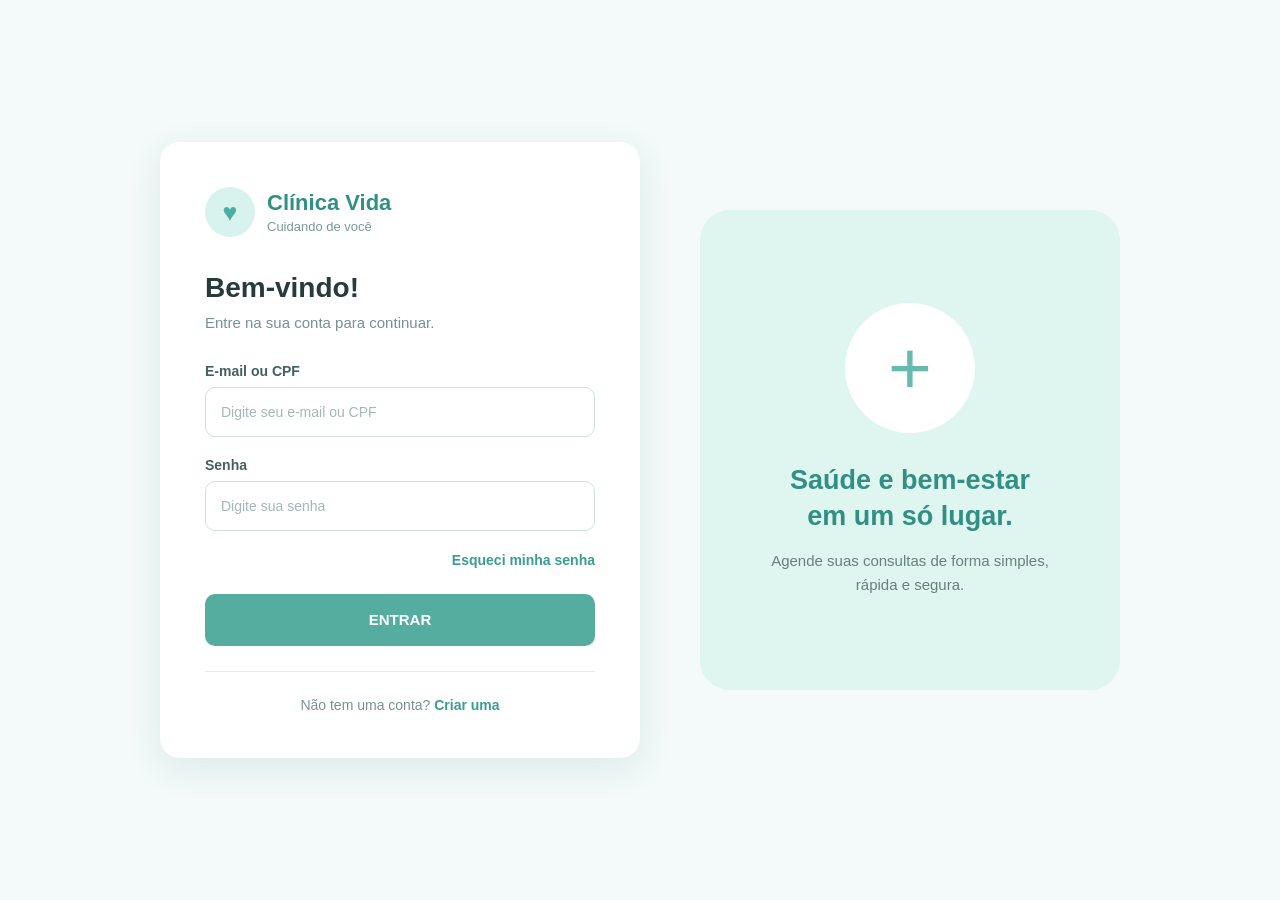
<file: index.html>
<!DOCTYPE html>
<html lang="pt-BR">

<head>
    <meta charset="UTF-8">
    <meta name="viewport" content="width=device-width, initial-scale=1.0">

    <title>Login - Clínica Vida</title>

    <link rel="stylesheet" href="style.css">
</head>

<body>

    <main class="container">

        <section class="login-box">

            <!-- Logo -->
            <div class="logo">
                <div class="logo-icon">♥</div>

                <div>
                    <h1>Clínica Vida</h1>
                    <p>Cuidando de você</p>
                </div>
            </div>

            <!-- Título -->
            <div class="welcome">
                <h2>Bem-vindo!</h2>
                <p>Entre na sua conta para continuar.</p>
            </div>

            <!-- Login -->
            <form id="loginForm">

                <div class="input-group">
                    <label for="usuario">E-mail ou CPF</label>

                    <input
                        type="text"
                        id="usuario"
                        placeholder="Digite seu e-mail ou CPF"
                        required
                    >
                </div>

                <div class="input-group">
                    <label for="senha">Senha</label>

                    <input
                        type="password"
                        id="senha"
                        placeholder="Digite sua senha"
                        required
                    >
                </div>

                <div class="forgot-password">
                    <a href="recuperar-senha.html">
                        Esqueci minha senha
                    </a>
                </div>

                <button type="submit" class="btn-login">
                    ENTRAR
                </button>

            </form>

            <!-- Cadastro -->
            <div class="register">
                <p>
                    Não tem uma conta?
                    <a href="cadastro.html">Criar uma</a>
                </p>
            </div>

        </section>

        <!-- Área visual -->
        <section class="illustration">

            <div class="circle">
                <span>+</span>
            </div>

            <h2>
                Saúde e bem-estar
                <br>
                em um só lugar.
            </h2>

            <p>
                Agende suas consultas de forma
                simples, rápida e segura.
            </p>

        </section>

    </main>

    <script src="script.js"></script>

</body>

</html>
</file>
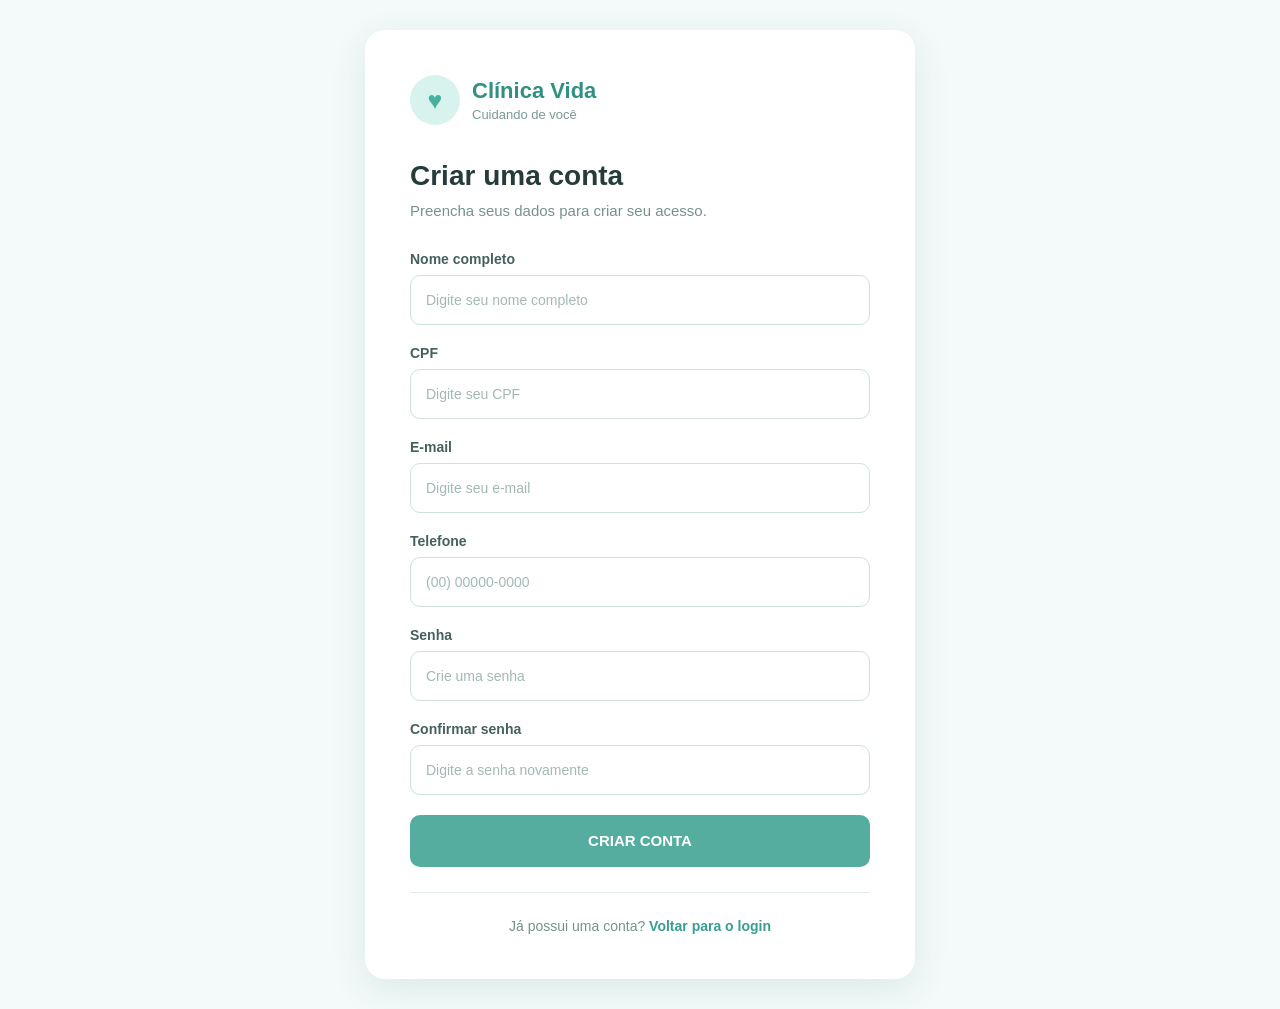
<file: cadastro.html>
<!DOCTYPE html>
<html lang="pt-BR">

<head>
    <meta charset="UTF-8">
    <meta name="viewport" content="width=device-width, initial-scale=1.0">

    <title>Criar Conta - Clínica Vida</title>

    <link rel="stylesheet" href="style.css">
</head>

<body>

    <main class="container">

        <section class="form-box">

            <!-- Logo -->
            <div class="logo">
                <div class="logo-icon">♥</div>

                <div>
                    <h1>Clínica Vida</h1>
                    <p>Cuidando de você</p>
                </div>
            </div>

            <div class="welcome">
                <h2>Criar uma conta</h2>

                <p>
                    Preencha seus dados para criar seu acesso.
                </p>
            </div>

            <!-- Formulário -->
            <form id="cadastroForm">

                <div class="input-group">
                    <label for="nome">Nome completo</label>

                    <input
                        type="text"
                        id="nome"
                        placeholder="Digite seu nome completo"
                        required
                    >
                </div>

                <div class="input-group">
                    <label for="cpf">CPF</label>

                    <input
                        type="text"
                        id="cpf"
                        placeholder="Digite seu CPF"
                        maxlength="14"
                        required
                    >
                </div>

                <div class="input-group">
                    <label for="email">E-mail</label>

                    <input
                        type="email"
                        id="email"
                        placeholder="Digite seu e-mail"
                        required
                    >
                </div>

                <div class="input-group">
                    <label for="telefone">Telefone</label>

                    <input
                        type="tel"
                        id="telefone"
                        placeholder="(00) 00000-0000"
                        required
                    >
                </div>

                <div class="input-group">
                    <label for="novaSenha">Senha</label>

                    <input
                        type="password"
                        id="novaSenha"
                        placeholder="Crie uma senha"
                        required
                    >
                </div>

                <div class="input-group">
                    <label for="confirmarSenha">
                        Confirmar senha
                    </label>

                    <input
                        type="password"
                        id="confirmarSenha"
                        placeholder="Digite a senha novamente"
                        required
                    >
                </div>

                <button type="submit" class="btn-login">
                    CRIAR CONTA
                </button>

            </form>

            <div class="register">
                <p>
                    Já possui uma conta?
                    <a href="index.html">
                        Voltar para o login
                    </a>
                </p>
            </div>

        </section>

    </main>

    <script src="script.js"></script>

</body>

</html>
</file>
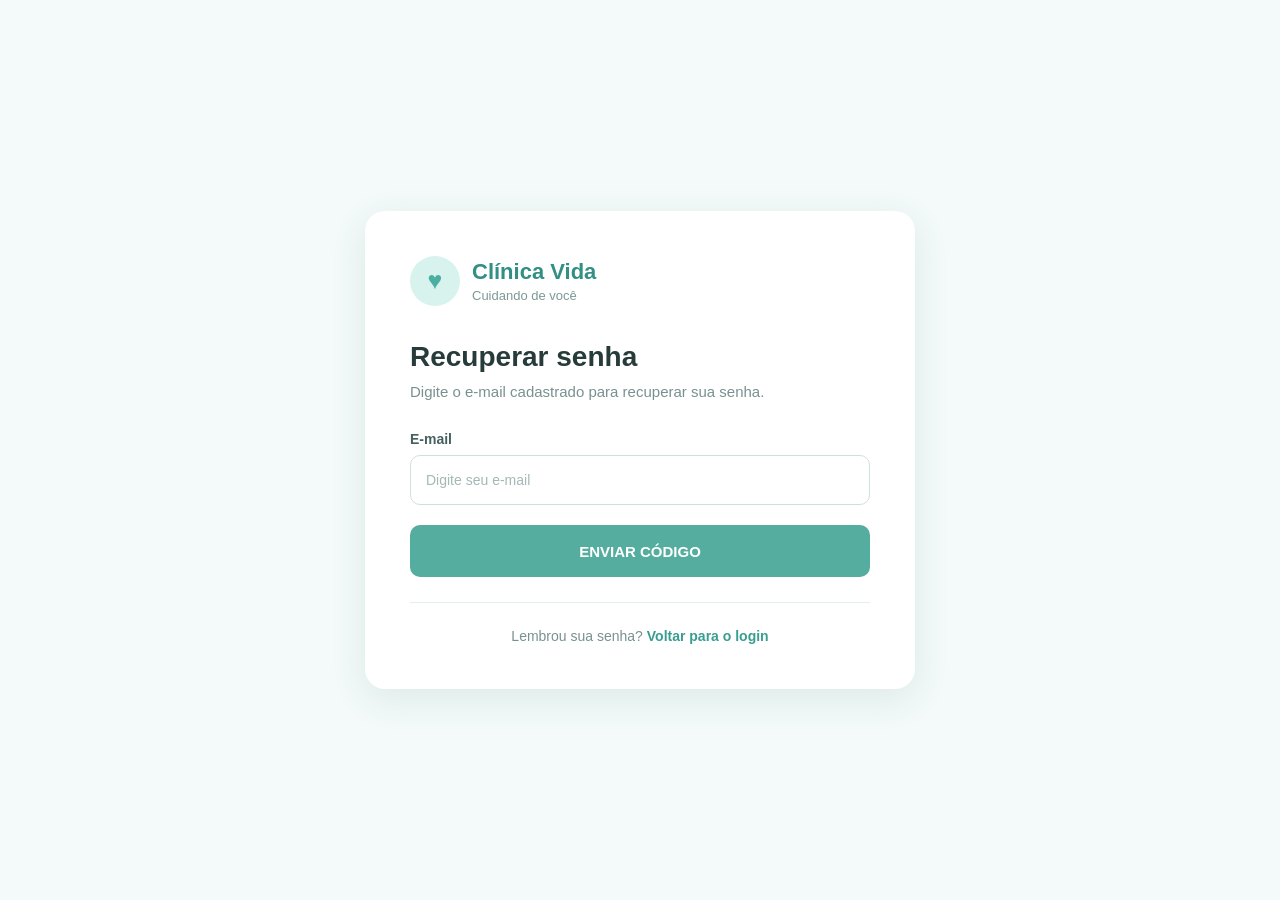
<file: recuperar-senha.html>
<!DOCTYPE html>
<html lang="pt-BR">

<head>
    <meta charset="UTF-8">

    <meta name="viewport" content="width=device-width, initial-scale=1.0">

    <title>Recuperar Senha - Clínica Vida</title>

    <link rel="stylesheet" href="style.css">
</head>

<body>

    <main class="container">

        <section class="form-box">

            <!-- LOGO -->
            <div class="logo">

                <div class="logo-icon">
                    ♥
                </div>

                <div>
                    <h1>Clínica Vida</h1>
                    <p>Cuidando de você</p>
                </div>

            </div>


            <!-- TÍTULO -->
            <div class="welcome">

                <h2>Recuperar senha</h2>

                <p>
                    Digite o e-mail cadastrado
                    para recuperar sua senha.
                </p>

            </div>


            <!-- ==========================
                 ETAPA 1
                 ========================== -->

            <form id="recuperarForm">

                <div class="input-group">

                    <label for="emailRecuperacao">
                        E-mail
                    </label>

                    <input
                        type="email"
                        id="emailRecuperacao"
                        placeholder="Digite seu e-mail"
                        required
                    >

                </div>

                <button
                    type="submit"
                    class="btn-login"
                >
                    ENVIAR CÓDIGO
                </button>

            </form>


            <!-- ==========================
                 ETAPA 2
                 ========================== -->

            <form
                id="codigoForm"
                style="display: none;"
            >

                <div class="message success">

                    Código enviado!

                    <br><br>

                    Para testar o sistema,
                    utilize o código:

                    <strong>123456</strong>

                </div>


                <div class="input-group">

                    <label for="codigo">
                        Código de recuperação
                    </label>

                    <input
                        type="text"
                        id="codigo"
                        placeholder="Digite o código"
                        maxlength="6"
                        required
                    >

                </div>


                <button
                    type="submit"
                    class="btn-login"
                >
                    CONFIRMAR CÓDIGO
                </button>

            </form>


            <!-- ==========================
                 ETAPA 3
                 ========================== -->

            <form
                id="novaSenhaForm"
                style="display: none;"
            >

                <div class="welcome">

                    <p>
                        Agora crie uma nova senha
                        para sua conta.
                    </p>

                </div>


                <div class="input-group">

                    <label for="senhaRecuperada">
                        Nova senha
                    </label>

                    <input
                        type="password"
                        id="senhaRecuperada"
                        placeholder="Digite a nova senha"
                        required
                    >

                </div>


                <div class="input-group">

                    <label for="confirmarSenhaRecuperada">
                        Confirmar nova senha
                    </label>

                    <input
                        type="password"
                        id="confirmarSenhaRecuperada"
                        placeholder="Digite novamente a senha"
                        required
                    >

                </div>


                <button
                    type="submit"
                    class="btn-login"
                >
                    ALTERAR SENHA
                </button>

            </form>


            <!-- VOLTAR PARA LOGIN -->

            <div class="register">

                <p>

                    Lembrou sua senha?

                    <a href="index.html">
                        Voltar para o login
                    </a>

                </p>

            </div>

        </section>

    </main>


    <!-- IMPORTANTE:
         O script deve estar no final da página -->

    <script src="script.js"></script>

</body>

</html>
</file>
<file: style.css>
/* =================================
   CONFIGURAÇÕES GERAIS
   ================================= */

* {
    margin: 0;
    padding: 0;
    box-sizing: border-box;
}

body {
    font-family: Arial, Helvetica, sans-serif;

    min-height: 100vh;

    background: #f3faf9;

    color: #263b3a;
}


/* =================================
   CONTAINER
   ================================= */

.container {
    min-height: 100vh;

    display: flex;

    justify-content: center;
    align-items: center;

    padding: 30px;
}


/* =================================
   CAIXA DE LOGIN
   ================================= */

.login-box,
.form-box {
    width: 100%;

    background: white;

    padding: 45px;

    border-radius: 20px;

    box-shadow:
        0 10px 35px rgba(57, 115, 112, 0.12);
}

.login-box {
    max-width: 480px;
}

.form-box {
    max-width: 550px;
}


/* =================================
   LOGO
   ================================= */

.logo {
    display: flex;

    align-items: center;

    gap: 12px;

    margin-bottom: 35px;
}

.logo-icon {
    width: 50px;
    height: 50px;

    display: flex;

    justify-content: center;
    align-items: center;

    border-radius: 50%;

    background: #d8f3ed;

    color: #4aafa0;

    font-size: 25px;
}

.logo h1 {
    font-size: 22px;

    color: #318f84;
}

.logo p {
    font-size: 13px;

    color: #7b9996;

    margin-top: 3px;
}


/* =================================
   TÍTULO
   ================================= */

.welcome {
    margin-bottom: 28px;
}

.welcome h2 {
    font-size: 28px;

    color: #263b3a;

    margin-bottom: 8px;
}

.welcome p {
    color: #78918f;

    font-size: 15px;

    line-height: 1.5;
}


/* =================================
   CAMPOS
   ================================= */

.input-group {
    margin-bottom: 20px;
}

.input-group label {
    display: block;

    margin-bottom: 8px;

    color: #45605e;

    font-size: 14px;

    font-weight: bold;
}

.input-group input {
    width: 100%;

    height: 50px;

    padding: 0 15px;

    border: 1px solid #cfe1df;

    border-radius: 10px;

    outline: none;

    font-size: 14px;

    color: #263b3a;

    transition: 0.3s;
}

.input-group input::placeholder {
    color: #a4b8b6;
}

.input-group input:focus {
    border-color: #62b9ad;

    box-shadow:
        0 0 0 3px rgba(98, 185, 173, 0.12);
}


/* =================================
   ESQUECI SENHA
   ================================= */

.forgot-password {
    text-align: right;

    margin-bottom: 25px;
}

.forgot-password a {
    color: #399d91;

    text-decoration: none;

    font-size: 14px;

    font-weight: bold;
}

.forgot-password a:hover {
    text-decoration: underline;
}


/* =================================
   BOTÃO
   ================================= */

.btn-login {
    width: 100%;

    height: 52px;

    border: none;

    border-radius: 10px;

    background: #54ad9f;

    color: white;

    font-size: 15px;

    font-weight: bold;

    cursor: pointer;

    transition: 0.3s;
}

.btn-login:hover {
    background: #42998c;

    transform: translateY(-1px);
}


/* =================================
   CADASTRO / VOLTAR
   ================================= */

.register {
    text-align: center;

    margin-top: 25px;

    padding-top: 25px;

    border-top: 1px solid #e5eeee;
}

.register p {
    color: #78918f;

    font-size: 14px;
}

.register a {
    color: #399d91;

    font-weight: bold;

    text-decoration: none;
}

.register a:hover {
    text-decoration: underline;
}


/* =================================
   MENSAGENS
   ================================= */

.message {
    padding: 15px;

    margin-bottom: 20px;

    border-radius: 10px;

    font-size: 14px;

    line-height: 1.5;
}

.success {
    background: #e4f7f1;

    color: #287d70;

    border: 1px solid #b9e6dc;
}


/* =================================
   ESCONDER ELEMENTOS
   ================================= */

.hidden {
    display: none;
}


/* =================================
   ÁREA DECORATIVA
   ================================= */

.illustration {
    width: 420px;

    min-height: 480px;

    margin-left: 60px;

    padding: 50px;

    display: flex;

    flex-direction: column;

    justify-content: center;

    align-items: center;

    text-align: center;

    background: #dff5f0;

    border-radius: 30px;
}

.circle {
    width: 130px;
    height: 130px;

    display: flex;

    justify-content: center;
    align-items: center;

    margin-bottom: 30px;

    background: white;

    border-radius: 50%;
}

.circle span {
    font-size: 75px;

    color: #67bbae;
}

.illustration h2 {
    color: #318f84;

    font-size: 27px;

    line-height: 1.3;

    margin-bottom: 15px;
}

.illustration p {
    color: #66817e;

    font-size: 15px;

    line-height: 1.6;
}


/* =================================
   TABLET
   ================================= */

@media (max-width: 900px) {

    .illustration {
        display: none;
    }

    .login-box,
    .form-box {
        max-width: 550px;
    }
}


/* =================================
   CELULAR
   ================================= */

@media (max-width: 500px) {

    .container {
        padding: 15px;
    }

    .login-box,
    .form-box {
        padding: 30px 22px;

        border-radius: 15px;
    }

    .logo h1 {
        font-size: 19px;
    }

    .welcome h2 {
        font-size: 24px;
    }

    .input-group input {
        height: 48px;
    }
}
</file>
